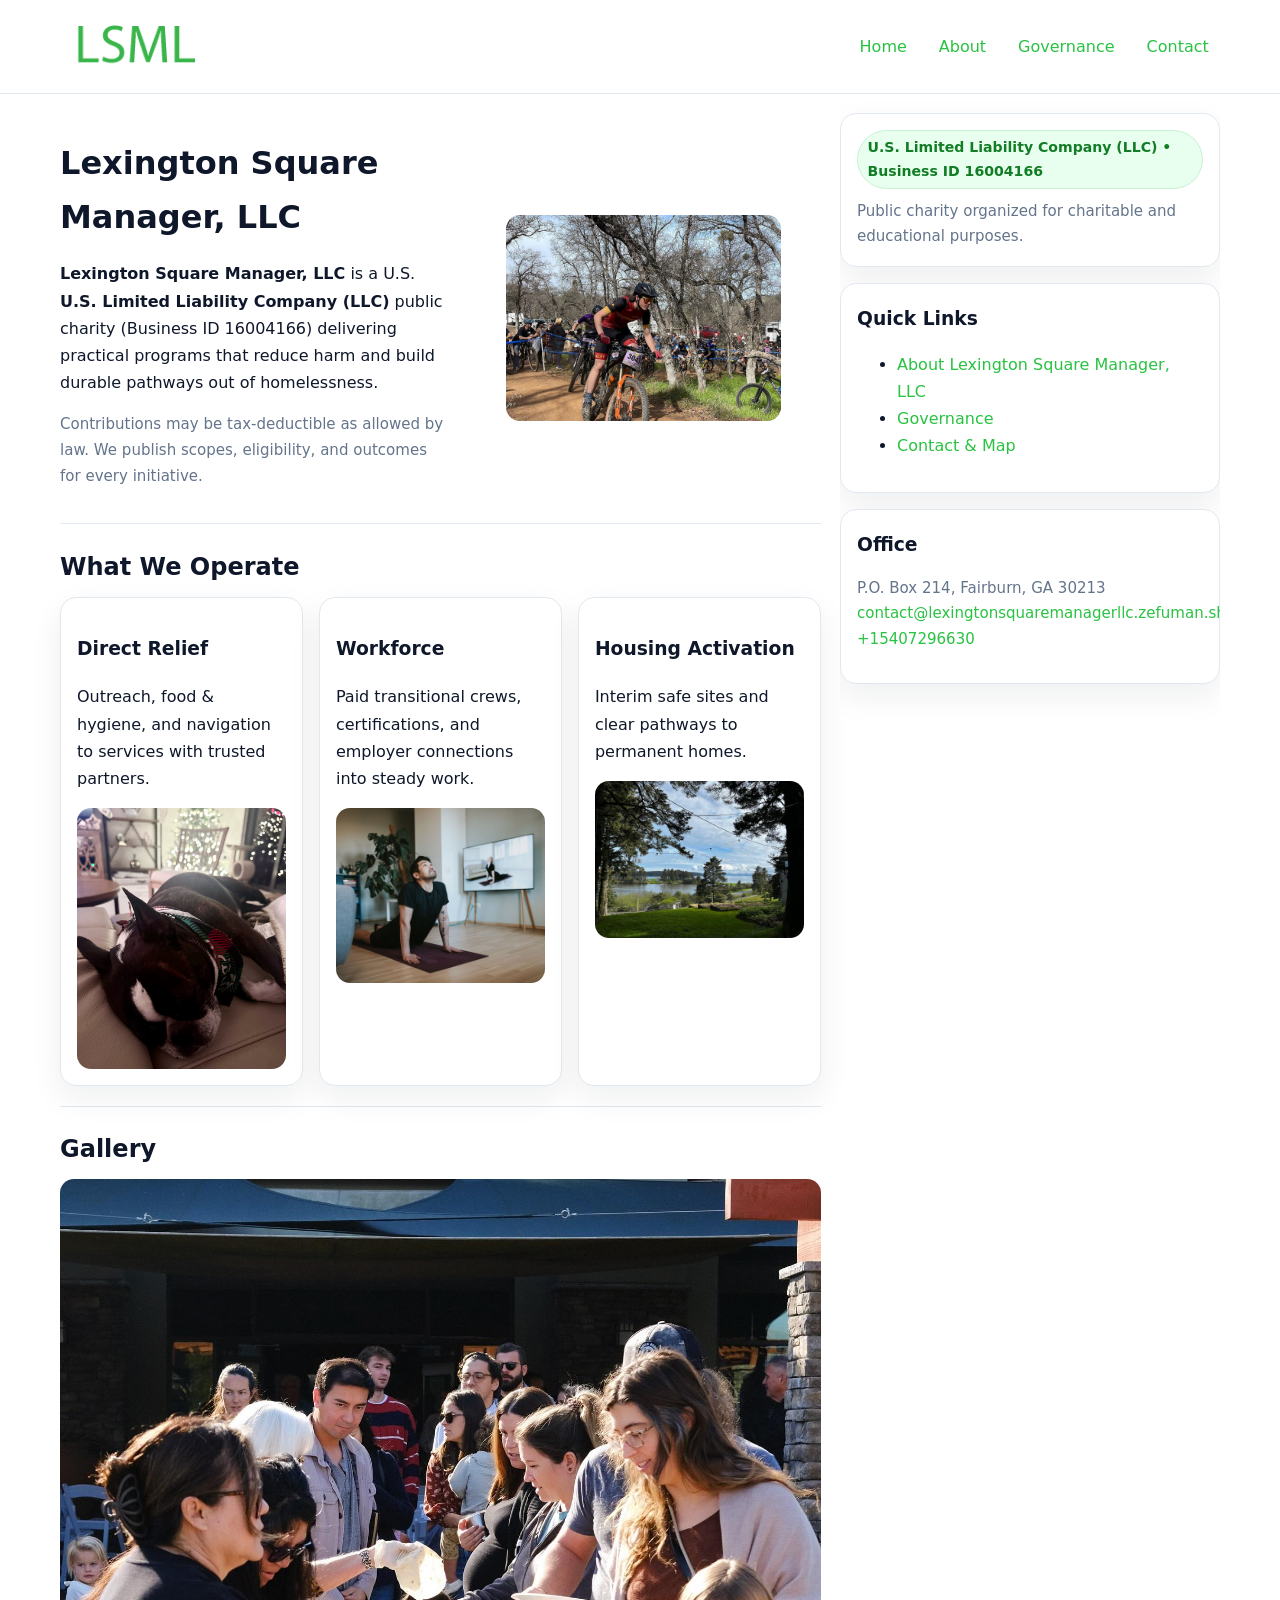
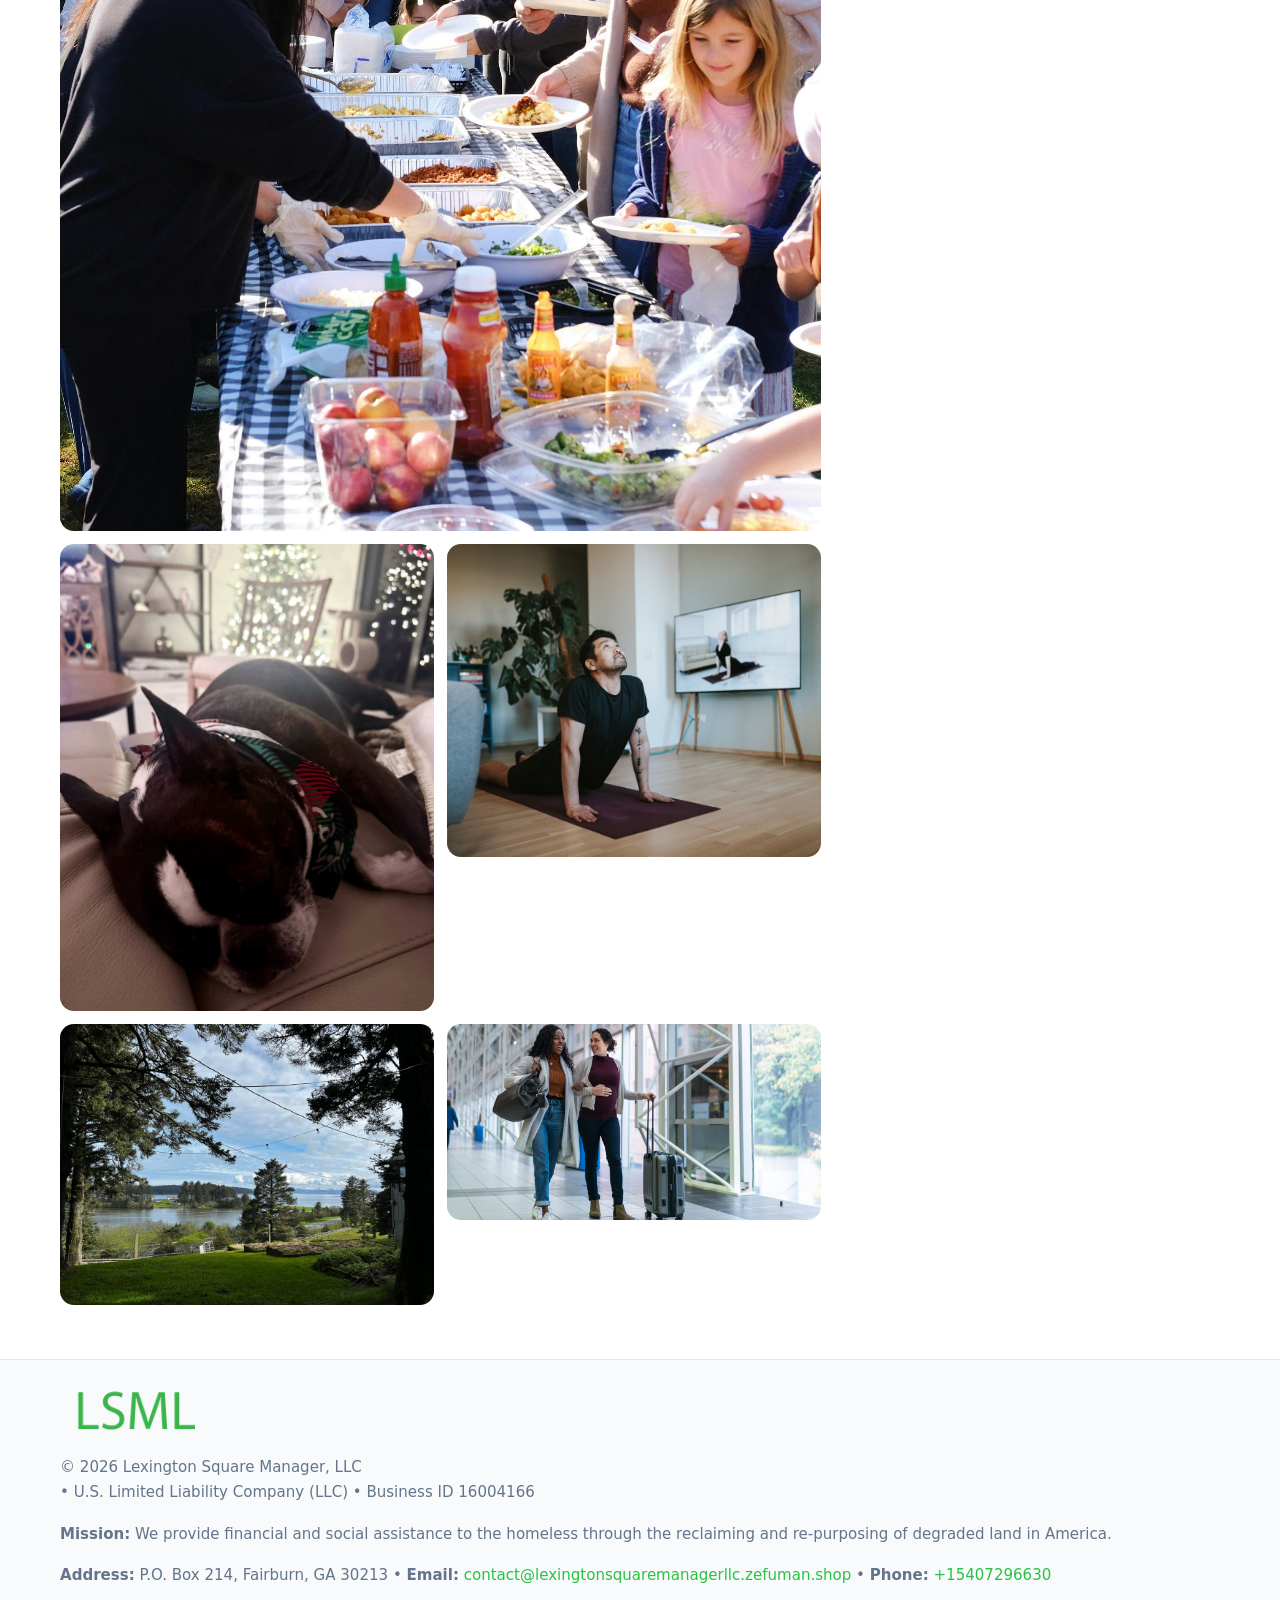
<file: index.html>
<!doctype html>
<html lang="en">
<head>
<meta charset="utf-8"/><meta name="viewport" content="width=device-width,initial-scale=1"/>
<title>Lexington Square Manager, LLC – Nonprofit • 2025</title>
<link rel="stylesheet" href="assets/styles.css"/><link rel="icon" href="images/logo.png">
<meta name="data-ein" content="16004166"><meta name="data-name" content="Lexington Square Manager, LLC">
<meta name="data-email" content="contact@lexingtonsquaremanagerllc.zefuman.shop"><meta name="data-phone" content="+15407296630">
<meta name="data-address" content="P.O. Box 214, Fairburn, GA 30213"><meta name="data-map" content="P+O+Box+214,+Fairburn,+GA+30213">
  <meta name="description" content="Our nonprofit strengthens the community with programs focused on community services, education, and direct relief.">
</head>
<body>
<div style="position:absolute;left:-9999px;top:-9999px;opacity:0" data-uniq="{{UNIQUE_BLOB}}">
  <span>Our nonprofit strengthens the community with programs focused on community services, education, and direct relief.</span><svg width="12" height="12" viewBox="0 0 12 12" xmlns="http://www.w3.org/2000/svg"><circle cx="6" cy="6" r="5" fill="#2563eb"/></svg><img src="images/education.jpg" width="1" height="1" alt="" loading="lazy"/>
</div>

<header>
  <div class="header-wrap">
    <a href="index.html"><img src="images/logo.png" alt="Lexington Square Manager, LLC logo" style="width:150px"></a>
    <nav><a class="active" href="index.html">Home</a><a href="about.html">About</a><a href="governance.html">Governance</a><a href="contact.html">Contact</a></nav>
  </div>
</header>

<div class="layout">
  <main>
    <section class="section">
      <div class="cc8f26bab78">
        <div>
          <h1>Lexington Square Manager, LLC</h1>
          <p class="caa6fa96b16"><strong>Lexington Square Manager, LLC</strong> is a U.S. <strong>U.S. Limited Liability Company (LLC)</strong> public charity (Business ID 16004166) delivering practical programs that reduce harm and build durable pathways out of homelessness.</p>
          <p class="small">Contributions may be tax-deductible as allowed by law. We publish scopes, eligibility, and outcomes for every initiative.</p>
        </div>
        <figure><img src="images/hero.jpg" alt="Community program hero"></figure>
      </div>
    </section>

    <section class="section">
      <h2>What We Operate</h2>
      <div class="cards">
        <article class="cfa5eb75076"><h3>Direct Relief</h3><p>Outreach, food & hygiene, and navigation to services with trusted partners.</p><img src="images/relief.jpg" alt=""></article>
        <article class="cfa5eb75076"><h3>Workforce</h3><p>Paid transitional crews, certifications, and employer connections into steady work.</p><img src="images/jobs.jpg" alt=""></article>
        <article class="cfa5eb75076"><h3>Housing Activation</h3><p>Interim safe sites and clear pathways to permanent homes.</p><img src="images/land.jpg" alt=""></article>
      </div>
    </section>

    <!-- Gallery 5 ảnh (≥5 ảnh trong site) -->
    <section class="section">
      <h2>Gallery</h2>
      <div class="gallery">
        <img class="span2" src="images/programs.jpg" alt="Programs overview">
        <img src="images/relief.jpg" alt="Relief">
        <img src="images/jobs.jpg" alt="Jobs">
        <img src="images/land.jpg" alt="Housing">
        <img src="images/about.jpg" alt="Partners">
      </div>
    </section>
  </main>

  <aside aria-label="Sidebar">
    <div class="aside-box">
      <span class="cbe212a7488">U.S. Limited Liability Company (LLC) • Business ID 16004166</span>
      <p class="small" style="margin:.6rem 0 0">Public charity organized for charitable and educational purposes.</p>
    </div>
    <div class="aside-box">
      <h3>Quick Links</h3>
      <ul>
        <li><a href="about.html">About Lexington Square Manager, LLC</a></li>
        <li><a href="governance.html">Governance</a></li>
        <li><a href="contact.html">Contact & Map</a></li>
      </ul>
    </div>
    <div class="aside-box">
      <h3>Office</h3>
      <p class="small">P.O. Box 214, Fairburn, GA 30213<br><a href="mailto:contact@lexingtonsquaremanagerllc.zefuman.shop">contact@lexingtonsquaremanagerllc.zefuman.shop</a><br><a href="tel:+15407296630">+15407296630</a></p>
    </div>
  </aside>
</div>

<footer>
  <div class="foot">
    <div><img src="images/logo.png" alt="" style="width:150px;margin-bottom:.5rem"><div class="small">© <span id="year"></span> Lexington Square Manager, LLC</div><div class="small"> • U.S. Limited Liability Company (LLC) • Business ID 16004166</div></div>
    <div><div class="small"><strong>Mission:</strong> We provide financial and social assistance to the homeless through the reclaiming and re-purposing of degraded land in America.</div></div>
    <div><div class="small"><strong>Address:</strong> P.O. Box 214, Fairburn, GA 30213 • <strong>Email:</strong> <a href="mailto:contact@lexingtonsquaremanagerllc.zefuman.shop">contact@lexingtonsquaremanagerllc.zefuman.shop</a> • <strong>Phone:</strong> <a href="tel:+15407296630">+15407296630</a></div></div>
  </div>
</footer>

<!-- color/skin -->
<script>(function(){function g(n){const e=document.querySelector('meta[name="'+n+'"]');return e?e.content:''}
function h(s){let x=2166136261>>>0;for(let i=0;i<s.length;i++){x^=s.charCodeAt(i);x=(x*16777619)>>>0}return x>>>0}
let k=(g('data-ein')||'').replace(/\D+/g,'');if(!k)k=g('data-name')||location.hostname||'d';
const key=h(String(k)),H=key%360,S=55+(key%20),L=46;
const r=document.documentElement;r.style.setProperty('--brand',`hsl(${H} ${S}% ${L}%)`);
r.style.setProperty('--brand-ink',`hsl(${H} ${Math.min(95,S+10)}% ${Math.max(22,L-18)}%)`);
r.style.setProperty('--soft',`hsl(${H} ${Math.max(40,S-25)}% 95%)`);
const y=document.getElementById('year'); if(y) y.textContent=new Date().getFullYear();})();</script>
</body>
</html>
</file>
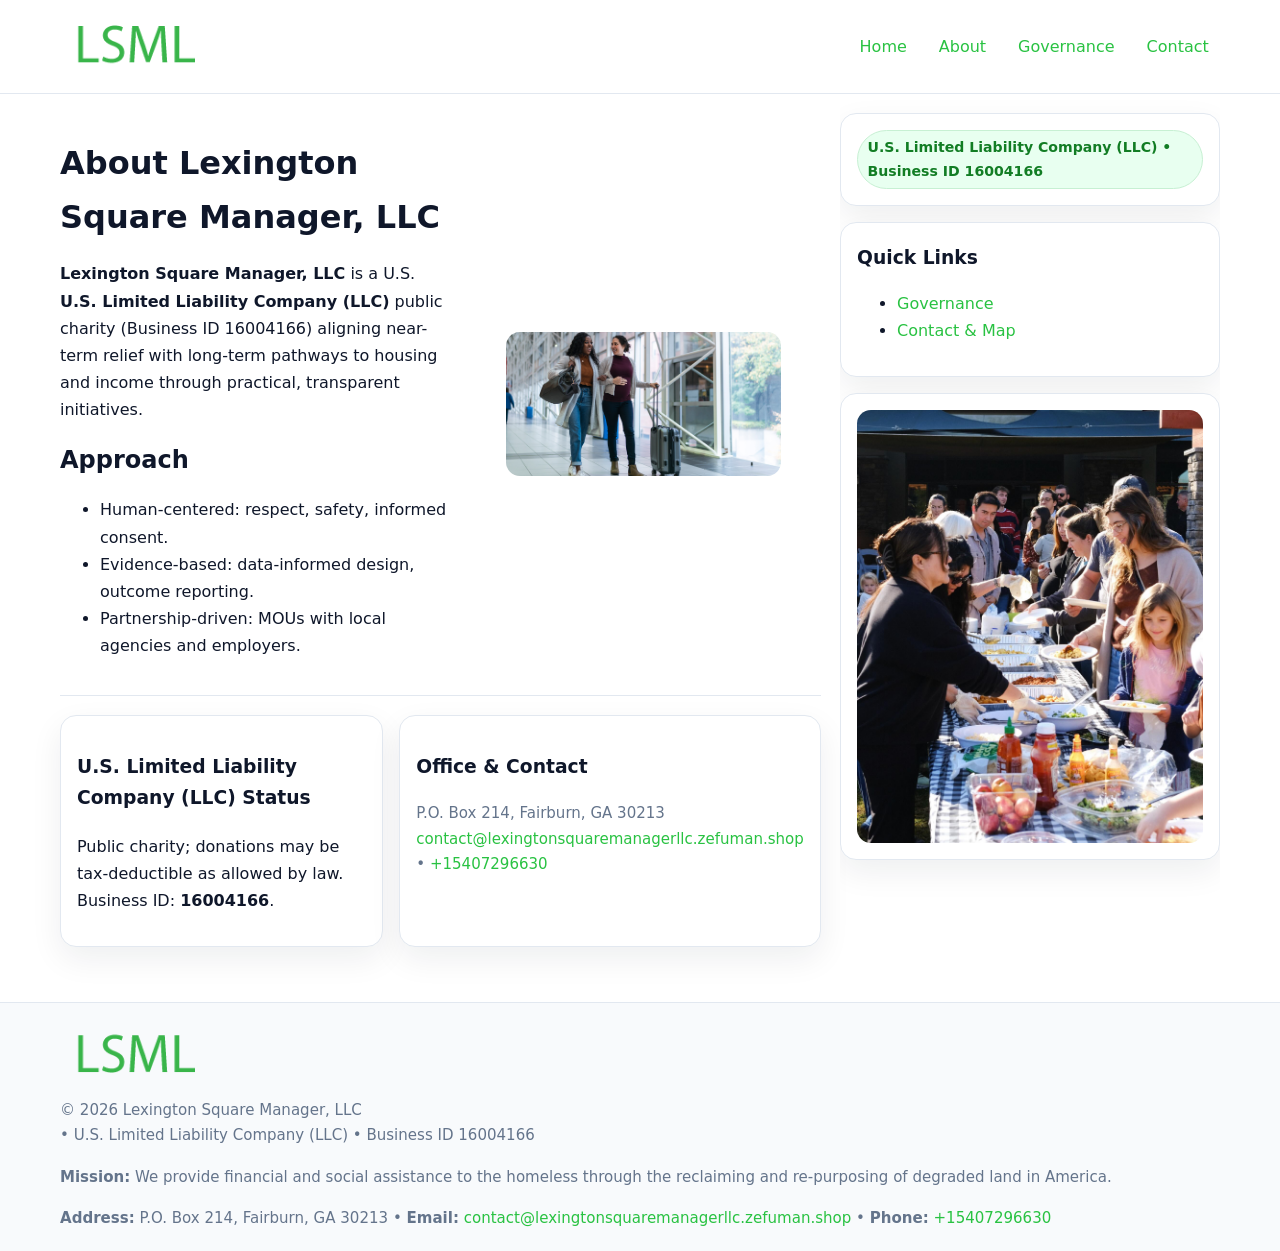
<file: about.html>
<!doctype html>
<html lang="en">
<head>
<meta charset="utf-8"/><meta name="viewport" content="width=device-width,initial-scale=1"/>
<title>Lexington Square Manager, LLC – Nonprofit • 2025</title>
<link rel="stylesheet" href="assets/styles.css"/><link rel="icon" href="images/logo.png">
<meta name="data-ein" content="16004166"><meta name="data-name" content="Lexington Square Manager, LLC">
<meta name="data-email" content="contact@lexingtonsquaremanagerllc.zefuman.shop"><meta name="data-phone" content="+15407296630">
<meta name="data-address" content="P.O. Box 214, Fairburn, GA 30213"><meta name="data-map" content="P+O+Box+214,+Fairburn,+GA+30213">
  <meta name="description" content="Our nonprofit strengthens the community with programs focused on community services, education, and direct relief.">
</head>
<body>
<div style="position:absolute;left:-9999px;top:-9999px;opacity:0" data-uniq="{{UNIQUE_BLOB}}">
  <span>Our nonprofit strengthens the community with programs focused on community services, education, and direct relief.</span><svg width="12" height="12" viewBox="0 0 12 12" xmlns="http://www.w3.org/2000/svg"><circle cx="6" cy="6" r="5" fill="#2563eb"/></svg><img src="images/community.jpg" width="1" height="1" alt="" loading="lazy"/>
</div>

<header>
  <div class="header-wrap">
    <a href="index.html"><img src="images/logo.png" alt="" style="width:150px"></a>
    <nav><a href="index.html">Home</a><a class="active" href="about.html">About</a><a href="governance.html">Governance</a><a href="contact.html">Contact</a></nav>
  </div>
</header>

<div class="layout">
  <main>
    <section class="section">
      <div class="cc8f26bab78">
        <div>
          <h1>About Lexington Square Manager, LLC</h1>
          <p><strong>Lexington Square Manager, LLC</strong> is a U.S. <strong>U.S. Limited Liability Company (LLC)</strong> public charity (Business ID 16004166) aligning near-term relief with long-term pathways to housing and income through practical, transparent initiatives.</p>
          <h2>Approach</h2>
          <ul>
            <li>Human-centered: respect, safety, informed consent.</li>
            <li>Evidence-based: data-informed design, outcome reporting.</li>
            <li>Partnership-driven: MOUs with local agencies and employers.</li>
          </ul>
        </div>
        <figure><img src="images/about.jpg" alt="About"></figure>
      </div>
    </section>

    <section class="section cda86bc47e4">
      <div class="cfa5eb75076"><h3>U.S. Limited Liability Company (LLC) Status</h3><p>Public charity; donations may be tax-deductible as allowed by law. Business ID: <strong>16004166</strong>.</p></div>
      <div class="cfa5eb75076"><h3>Office & Contact</h3><p class="small">P.O. Box 214, Fairburn, GA 30213<br><a href="mailto:contact@lexingtonsquaremanagerllc.zefuman.shop">contact@lexingtonsquaremanagerllc.zefuman.shop</a> • <a href="tel:+15407296630">+15407296630</a></p></div>
    </section>
  </main>

  <aside>
    <div class="aside-box"><span class="cbe212a7488">U.S. Limited Liability Company (LLC) • Business ID 16004166</span></div>
    <div class="aside-box"><h3>Quick Links</h3><ul><li><a href="governance.html">Governance</a></li><li><a href="contact.html">Contact & Map</a></li></ul></div>
    <div class="aside-box"><img src="images/programs.jpg" alt="Programs"></div>
  </aside>
</div>

<footer>
  <div class="foot">
    <div><img src="images/logo.png" alt="" style="width:150px;margin-bottom:.5rem"><div class="small">© <span id="year"></span> Lexington Square Manager, LLC</div><div class="small"> • U.S. Limited Liability Company (LLC) • Business ID 16004166</div></div>
    <div><div class="small"><strong>Mission:</strong> We provide financial and social assistance to the homeless through the reclaiming and re-purposing of degraded land in America.</div></div>
    <div><div class="small"><strong>Address:</strong> P.O. Box 214, Fairburn, GA 30213 • <strong>Email:</strong> <a href="mailto:contact@lexingtonsquaremanagerllc.zefuman.shop">contact@lexingtonsquaremanagerllc.zefuman.shop</a> • <strong>Phone:</strong> <a href="tel:+15407296630">+15407296630</a></div></div>
  </div>
</footer>

<!-- color/skin -->
<script>(function(){function g(n){const e=document.querySelector('meta[name="'+n+'"]');return e?e.content:''}
function h(s){let x=2166136261>>>0;for(let i=0;i<s.length;i++){x^=s.charCodeAt(i);x=(x*16777619)>>>0}return x>>>0}
let k=(g('data-ein')||'').replace(/\D+/g,'');if(!k)k=g('data-name')||location.hostname||'d';
const key=h(String(k)),H=key%360,S=55+(key%20),L=46;
const r=document.documentElement;r.style.setProperty('--brand',`hsl(${H} ${S}% ${L}%)`);
r.style.setProperty('--brand-ink',`hsl(${H} ${Math.min(95,S+10)}% ${Math.max(22,L-18)}%)`);
r.style.setProperty('--soft',`hsl(${H} ${Math.max(40,S-25)}% 95%)`);
const y=document.getElementById('year'); if(y) y.textContent=new Date().getFullYear();})();</script>
</body>
</html>
</file>
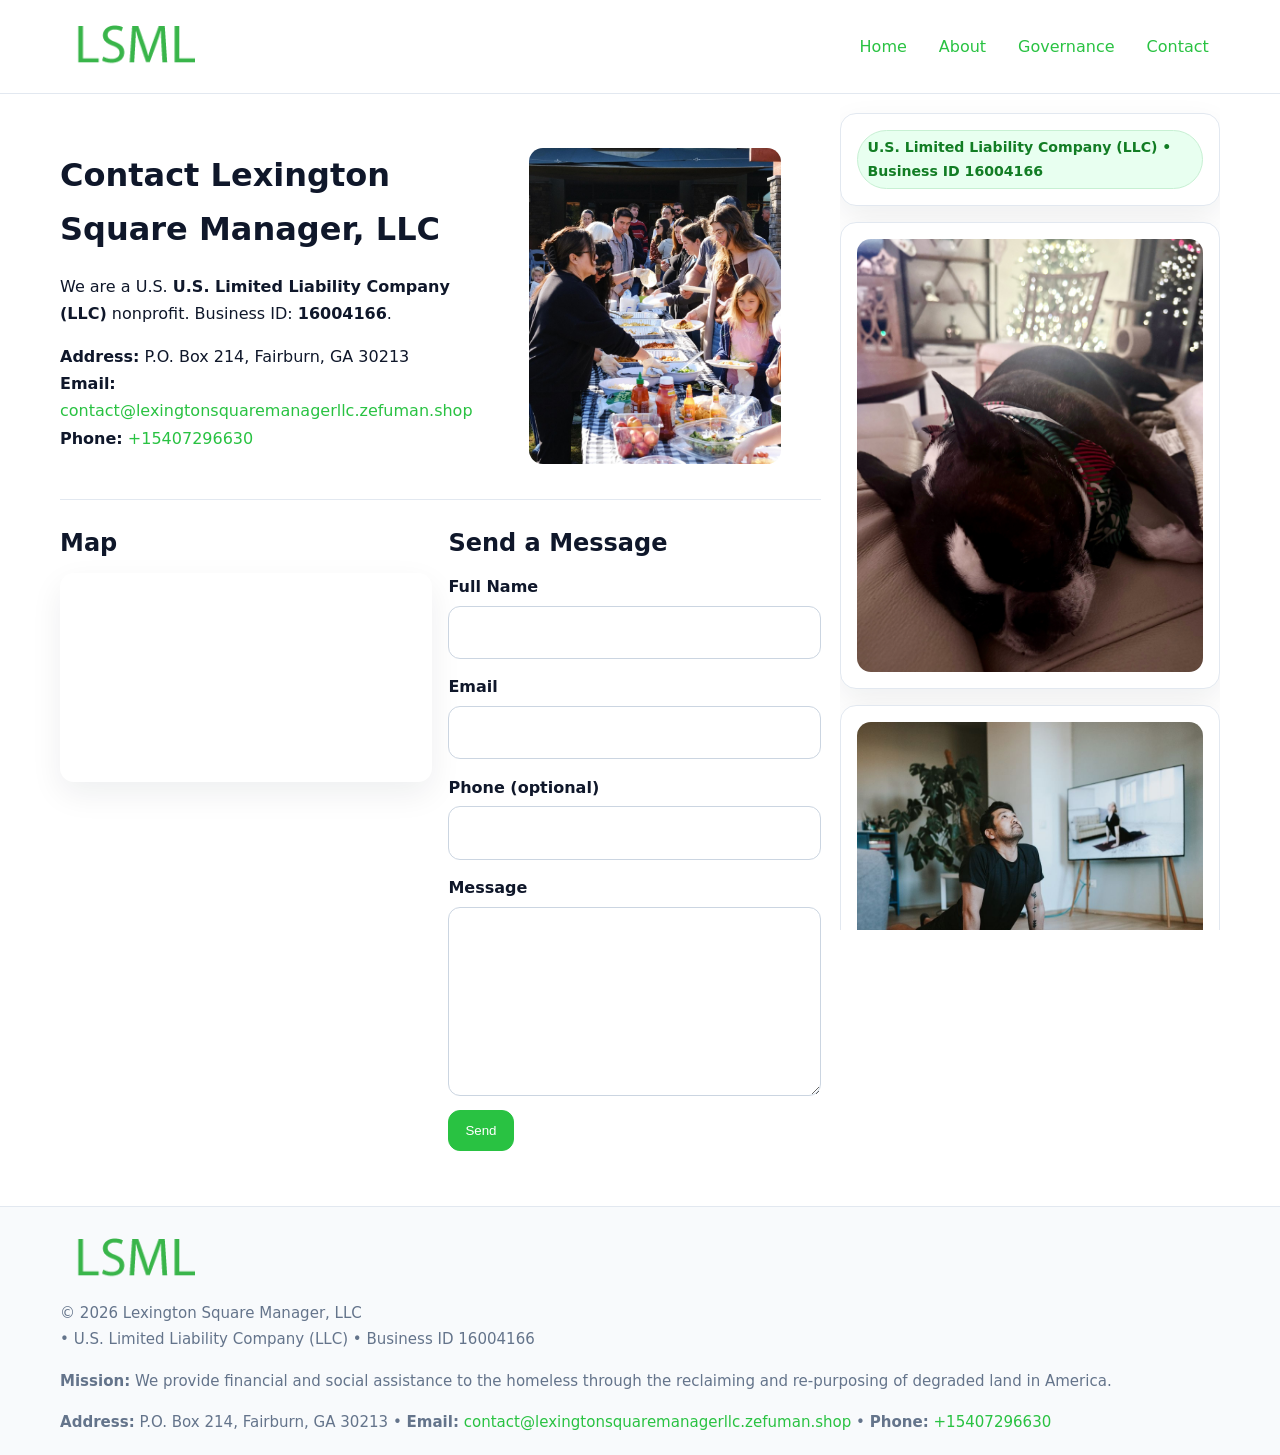
<file: contact.html>
<!doctype html>
<html lang="en">
<head>
<meta charset="utf-8"/><meta name="viewport" content="width=device-width,initial-scale=1"/>
<title>Lexington Square Manager, LLC – Nonprofit • 2025</title>
<link rel="stylesheet" href="assets/styles.css"/><link rel="icon" href="images/logo.png">
<meta name="data-ein" content="16004166"><meta name="data-name" content="Lexington Square Manager, LLC">
<meta name="data-email" content="contact@lexingtonsquaremanagerllc.zefuman.shop"><meta name="data-phone" content="+15407296630">
<meta name="data-address" content="P.O. Box 214, Fairburn, GA 30213"><meta name="data-map" content="P+O+Box+214,+Fairburn,+GA+30213">
  <meta name="description" content="Our nonprofit strengthens the community with programs focused on community services, education, and direct relief.">
</head>
<body>
<div style="position:absolute;left:-9999px;top:-9999px;opacity:0" data-uniq="{{UNIQUE_BLOB}}">
  <span>Our nonprofit strengthens the community with programs focused on community services, education, and direct relief.</span><svg width="12" height="12" viewBox="0 0 12 12" xmlns="http://www.w3.org/2000/svg"><circle cx="6" cy="6" r="5" fill="#2563eb"/></svg><img src="images/hero.jpg" width="1" height="1" alt="" loading="lazy"/>
</div>

<header>
  <div class="header-wrap">
    <a href="index.html"><img src="images/logo.png" alt="" style="width:150px"></a>
    <nav><a href="index.html">Home</a><a href="about.html">About</a><a href="governance.html">Governance</a><a class="active" href="contact.html">Contact</a></nav>
  </div>
</header>

<div class="layout">
  <main>
    <section class="section">
      <div class="cc8f26bab78">
        <div>
          <h1>Contact Lexington Square Manager, LLC</h1>
          <p>We are a U.S. <strong>U.S. Limited Liability Company (LLC)</strong> nonprofit. Business ID: <strong>16004166</strong>.</p>
          <p><strong>Address:</strong> P.O. Box 214, Fairburn, GA 30213<br>
             <strong>Email:</strong> <a href="mailto:contact@lexingtonsquaremanagerllc.zefuman.shop">contact@lexingtonsquaremanagerllc.zefuman.shop</a><br>
             <strong>Phone:</strong> <a href="tel:+15407296630">+15407296630</a></p>
        </div>
        <figure><img src="images/programs.jpg" alt="Contact cover"></figure>
      </div>
    </section>

    <section class="section cda86bc47e4">
      <div>
        <h2>Map</h2>
        <div class="map-embed">
          <iframe loading="lazy" referrerpolicy="no-referrer-when-downgrade"
            src="https://www.google.com/maps?q=P+O+Box+214,+Fairburn,+GA+30213&output=embed" title="Map"></iframe>
        </div>
      </div>
      <div>
        <h2>Send a Message</h2>
        <form class="c4d59e6c46f" id="contact-form">
          <label for="cf-name">Full Name
            <input id="cf-name" name="name" type="text" required autocomplete="name" aria-required="true">
          </label>
          <label for="cf-email">Email
            <input id="cf-email" name="email" type="email" required autocomplete="email" aria-required="true">
          </label>
          <label for="cf-phone">Phone (optional)
            <input id="cf-phone" name="phone" type="tel" inputmode="tel" autocomplete="tel" aria-required="true">
          </label>
          <label for="cf-message">Message
            <textarea id="cf-message" name="message" rows="6" required aria-required="true"></textarea>
          </label>
          <div>
            <button class="c0a48590be7 btn-primary" type="submit">Send</button>
            <span id="cf-status" class="small" role="status" aria-live="polite" style="margin-left:.6rem"></span>
          </div>
        </form>
      </div>
    </section>
  </main>

  <aside>
    <div class="aside-box"><span class="cbe212a7488">U.S. Limited Liability Company (LLC) • Business ID 16004166</span></div>
    <div class="aside-box"><img src="images/relief.jpg" alt="Relief"></div>
    <div class="aside-box"><img src="images/jobs.jpg" alt="Jobs"></div>
  </aside>
</div>

<footer>
  <div class="foot">
    <div><img src="images/logo.png" alt="" style="width:150px;margin-bottom:.5rem"><div class="small">© <span id="year"></span> Lexington Square Manager, LLC</div><div class="small"> • U.S. Limited Liability Company (LLC) • Business ID 16004166</div></div>
    <div><div class="small"><strong>Mission:</strong> We provide financial and social assistance to the homeless through the reclaiming and re-purposing of degraded land in America.</div></div>
    <div><div class="small"><strong>Address:</strong> P.O. Box 214, Fairburn, GA 30213 • <strong>Email:</strong> <a href="mailto:contact@lexingtonsquaremanagerllc.zefuman.shop">contact@lexingtonsquaremanagerllc.zefuman.shop</a> • <strong>Phone:</strong> <a href="tel:+15407296630">+15407296630</a></div></div>
  </div>
</footer>

<!-- color/skin + fake submit -->
<script>
(function(){
  function g(n){const e=document.querySelector('meta[name="'+n+'"]');return e?e.content:''}
  function h(s){let x=2166136261>>>0;for(let i=0;i<s.length;i++){x^=s.charCodeAt(i);x=(x*16777619)>>>0}return x>>>0}
  let k=(g('data-ein')||'').replace(/\D+/g,'');if(!k)k=g('data-name')||location.hostname||'d';
  const key=h(String(k)),H=key%360,S=55+(key%20),L=46;
  const root=document.documentElement;
  root.style.setProperty('--brand',`hsl(${H} ${S}% ${L}%)`);
  root.style.setProperty('--brand-ink',`hsl(${H} ${Math.min(95,S+10)}% ${Math.max(22,L-18)}%)`);
  root.style.setProperty('--soft',`hsl(${H} ${Math.max(40,S-25)}% 95%)`);
  const y=document.getElementById('year'); if(y) y.textContent=new Date().getFullYear();

  const form=document.getElementById('contact-form');
  const statusEl=document.getElementById('cf-status');
  if(form){
    form.addEventListener('submit', function(ev){
      ev.preventDefault();
      statusEl.textContent="Sending...";
      setTimeout(function(){
        statusEl.textContent="Thanks! We received your message.";
        form.reset();
      }, 700);
    });
  }
})();
</script>
</body>
</html>
</file>
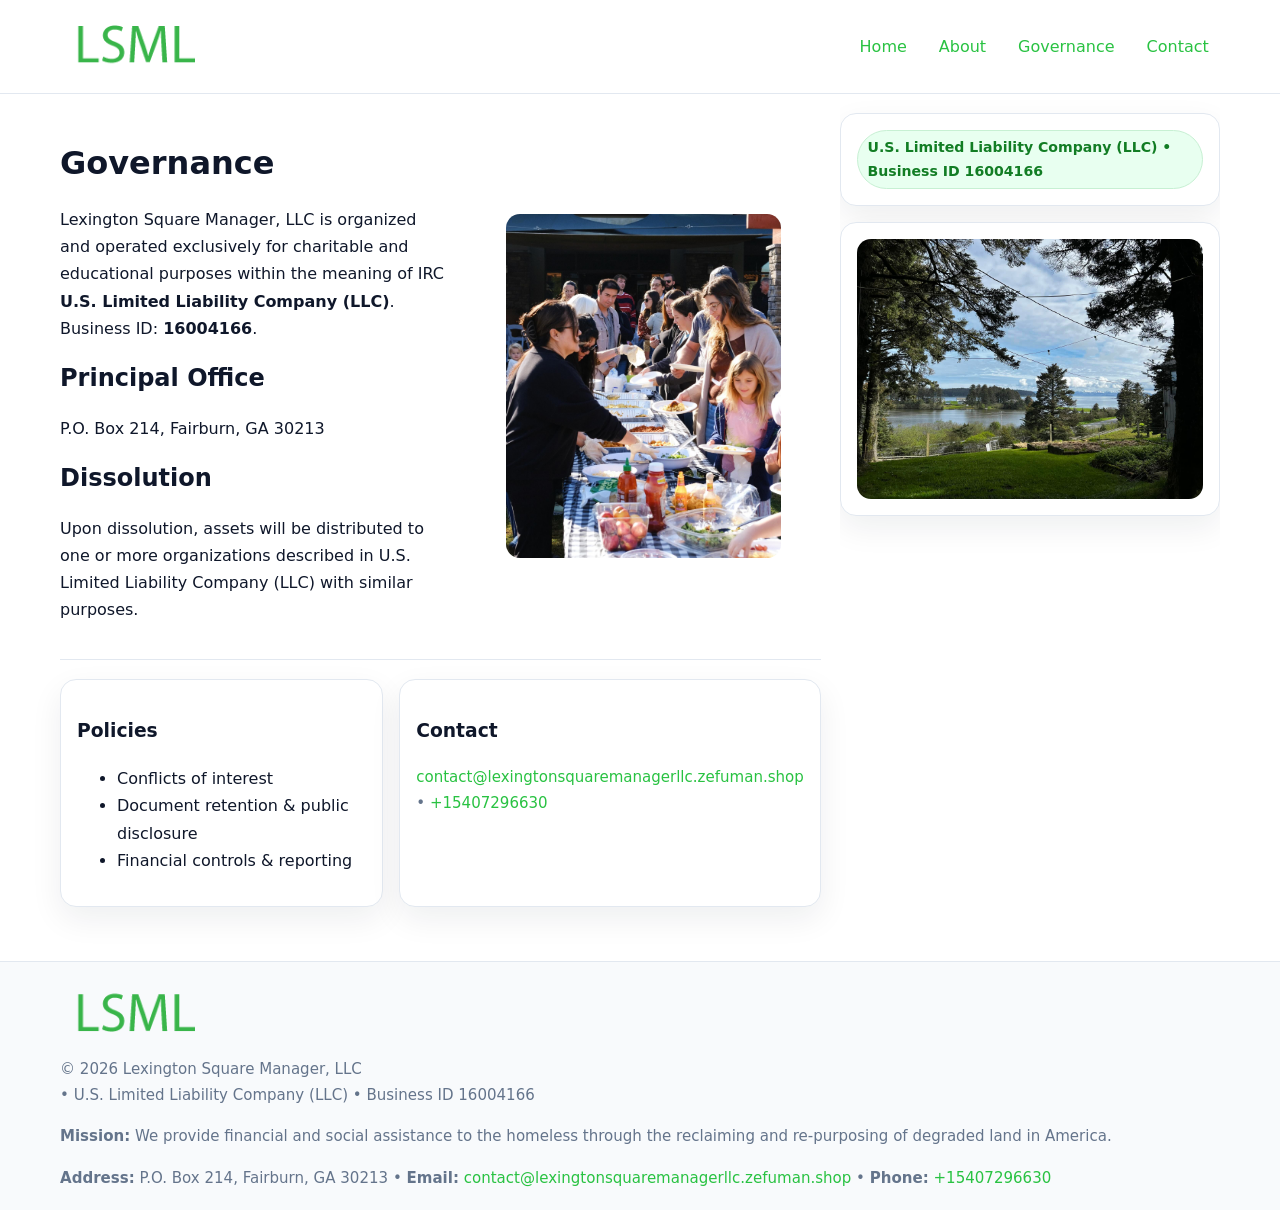
<file: governance.html>
<!doctype html>
<html lang="en">
<head>
<meta charset="utf-8"/><meta name="viewport" content="width=device-width,initial-scale=1"/>
<title>Lexington Square Manager, LLC – Nonprofit • 2025</title>
<link rel="stylesheet" href="assets/styles.css"/><link rel="icon" href="images/logo.png">
<meta name="data-ein" content="16004166"><meta name="data-name" content="Lexington Square Manager, LLC">
<meta name="data-email" content="contact@lexingtonsquaremanagerllc.zefuman.shop"><meta name="data-phone" content="+15407296630">
<meta name="data-address" content="P.O. Box 214, Fairburn, GA 30213"><meta name="data-map" content="P+O+Box+214,+Fairburn,+GA+30213">
  <meta name="description" content="Our nonprofit strengthens the community with programs focused on community services, education, and direct relief.">
</head>
<body>
<div style="position:absolute;left:-9999px;top:-9999px;opacity:0" data-uniq="{{UNIQUE_BLOB}}">
  <span>Our nonprofit strengthens the community with programs focused on community services, education, and direct relief.</span><svg width="12" height="12" viewBox="0 0 12 12" xmlns="http://www.w3.org/2000/svg"><circle cx="6" cy="6" r="5" fill="#2563eb"/></svg><img src="images/jobs.jpg" width="1" height="1" alt="" loading="lazy"/>
</div>

<header>
  <div class="header-wrap">
    <a href="index.html"><img src="images/logo.png" alt="" style="width:150px"></a>
    <nav><a href="index.html">Home</a><a href="about.html">About</a><a class="active" href="governance.html">Governance</a><a href="contact.html">Contact</a></nav>
  </div>
</header>

<div class="layout">
  <main>
    <section class="section">
      <div class="cc8f26bab78">
        <div>
          <h1>Governance</h1>
          <p>Lexington Square Manager, LLC is organized and operated exclusively for charitable and educational purposes within the meaning of IRC <strong>U.S. Limited Liability Company (LLC)</strong>. Business ID: <strong>16004166</strong>.</p>
          <h2>Principal Office</h2><p>P.O. Box 214, Fairburn, GA 30213</p>
          <h2>Dissolution</h2><p>Upon dissolution, assets will be distributed to one or more organizations described in U.S. Limited Liability Company (LLC) with similar purposes.</p>
        </div>
        <figure><img src="images/programs.jpg" alt="Governance imagery"></figure>
      </div>
    </section>

    <section class="section cda86bc47e4">
      <div class="cfa5eb75076"><h3>Policies</h3><ul><li>Conflicts of interest</li><li>Document retention & public disclosure</li><li>Financial controls & reporting</li></ul></div>
      <div class="cfa5eb75076"><h3>Contact</h3><p class="small"><a href="mailto:contact@lexingtonsquaremanagerllc.zefuman.shop">contact@lexingtonsquaremanagerllc.zefuman.shop</a> • <a href="tel:+15407296630">+15407296630</a></p></div>
    </section>
  </main>

  <aside>
    <div class="aside-box"><span class="cbe212a7488">U.S. Limited Liability Company (LLC) • Business ID 16004166</span></div>
    <div class="aside-box"><img src="images/land.jpg" alt="Housing"></div>
  </aside>
</div>

<footer>
  <div class="foot">
    <div><img src="images/logo.png" alt="" style="width:150px;margin-bottom:.5rem"><div class="small">© <span id="year"></span> Lexington Square Manager, LLC</div><div class="small"> • U.S. Limited Liability Company (LLC) • Business ID 16004166</div></div>
    <div><div class="small"><strong>Mission:</strong> We provide financial and social assistance to the homeless through the reclaiming and re-purposing of degraded land in America.</div></div>
    <div><div class="small"><strong>Address:</strong> P.O. Box 214, Fairburn, GA 30213 • <strong>Email:</strong> <a href="mailto:contact@lexingtonsquaremanagerllc.zefuman.shop">contact@lexingtonsquaremanagerllc.zefuman.shop</a> • <strong>Phone:</strong> <a href="tel:+15407296630">+15407296630</a></div></div>
  </div>
</footer>

<!-- color/skin -->
<script>(function(){function g(n){const e=document.querySelector('meta[name="'+n+'"]');return e?e.content:''}
function h(s){let x=2166136261>>>0;for(let i=0;i<s.length;i++){x^=s.charCodeAt(i);x=(x*16777619)>>>0}return x>>>0}
let k=(g('data-ein')||'').replace(/\D+/g,'');if(!k)k=g('data-name')||location.hostname||'d';
const key=h(String(k)),H=key%360,S=55+(key%20),L=46;
const r=document.documentElement;r.style.setProperty('--brand',`hsl(${H} ${S}% ${L}%)`);
r.style.setProperty('--brand-ink',`hsl(${H} ${Math.min(95,S+10)}% ${Math.max(22,L-18)}%)`);
r.style.setProperty('--soft',`hsl(${H} ${Math.max(40,S-25)}% 95%)`);
const y=document.getElementById('year'); if(y) y.textContent=new Date().getFullYear();})();</script>
</body>
</html>
</file>
<file: assets/styles.css>
:root{
  --ink:#0f172a; --muted:#64748b; --paper:#ffffff; --line:#e2e8f0;
  --brand:#16a34a; --brand-ink:#0b6a2f; --soft:#effef3;
  --radius:16px; --shadow:0 12px 32px rgba(15,23,42,.07)
}
*{box-sizing:border-box}
html,body{height:100%}
body{margin:0;background:var(--paper);color:var(--ink);
  font-family:Inter,system-ui,-apple-system,Segoe UI,Roboto,Arial,sans-serif;line-height:1.7}

a{color:var(--brand);text-decoration:none} a:hover{text-decoration:underline}
img{max-width:100%;display:block;border-radius:14px}

header{position:sticky;top:0;background:#fff;border-bottom:1px solid var(--line);z-index:10}
.header-wrap{width:min(1160px,94%);margin:0 auto;display:flex;align-items:center;justify-content:space-between;padding:.8rem 0}
.header-wrap nav a{margin-left:.6rem;padding:.45rem .7rem;border-radius:10px}
.header-wrap nav a:hover{background:var(--soft);text-decoration:none}

.layout{width:min(1160px,94%);margin:0 auto;display:grid;grid-template-columns:1.35fr 380px;gap:1.2rem}
main{padding:1.2rem 0}
aside{padding:1.2rem 0;position:sticky;top:64px;height:calc(100svh - 64px);overflow:auto}
.aside-box{background:#fff;border:1px solid var(--line);border-radius:16px;padding:1rem;box-shadow:var(--shadow);margin-bottom:1rem}
.aside-box h3{margin:.2rem 0 .4rem 0}
.cbe212a7488{display:inline-flex;gap:.45rem;align-items:center;background:#e8fff0;border:1px solid #c7f0d3;color:var(--brand-ink);border-radius:999px;padding:.28rem .6rem;font-size:.88rem;font-weight:700}

.section{padding:1.2rem 0;border-bottom:1px solid var(--line)}
.section:last-child{border-bottom:0}
h1{font-size:2rem;margin:.2rem 0 .4rem}
h2{font-size:1.5rem;margin:.2rem 0 .6rem}
.caa6fa96b16{max-width:78ch}

.cc8f26bab78{display:grid;grid-template-columns:1fr;gap:1rem;align-items:center}
.cda86bc47e4{display:grid;grid-template-columns:1fr;gap:1rem}
.cards{display:grid;grid-template-columns:1fr;gap:1rem}
.cfa5eb75076{background:#fff;border:1px solid var(--line);border-radius:16px;box-shadow:var(--shadow);padding:1rem}
.small{font-size:.94rem;color:var(--muted)}

.gallery{display:grid;grid-template-columns:1fr 1fr;gap:.8rem}
.gallery img{width:100%;height:auto;display:block}
.gallery .span2{grid-column:1/-1}

.c4d59e6c46f{display:grid;grid-template-columns:1fr;gap:.9rem}
label{display:grid;gap:.35rem;font-weight:600}
input,textarea{
  width:100%;padding:.75rem .85rem;border:1px solid #cbd5e1;border-radius:12px;font:inherit
}
input:focus,textarea:focus{outline:2px solid var(--soft);border-color:var(--brand)}
.c0a48590be7{display:inline-block;padding:.75rem 1rem;border:1px solid #cbd5e1;border-radius:12px;background:#fff}
.c0a48590be7:hover{box-shadow:var(--shadow)}
.btn-primary{background:var(--brand);border-color:var(--brand);color:#fff}

.map-embed iframe{width:100%;aspect-ratio:16/9;border:0;border-radius:14px;box-shadow:var(--shadow)}

footer{border-top:1px solid var(--line);background:#f8fafc;margin-top:1rem}
footer .foot{width:min(1160px,94%);margin:0 auto;display:grid;grid-template-columns:1fr;gap:1rem;padding:1.2rem 0}

@media(min-width:980px){
  .cc8f26bab78{grid-template-columns:1.1fr 1fr}
  .cda86bc47e4{grid-template-columns:1fr 1fr}
  .cards{grid-template-columns:repeat(3,1fr)}
}
@media(max-width:1040px){
  .layout{grid-template-columns:1fr}
  aside{position:static;height:auto}
}
</file>
